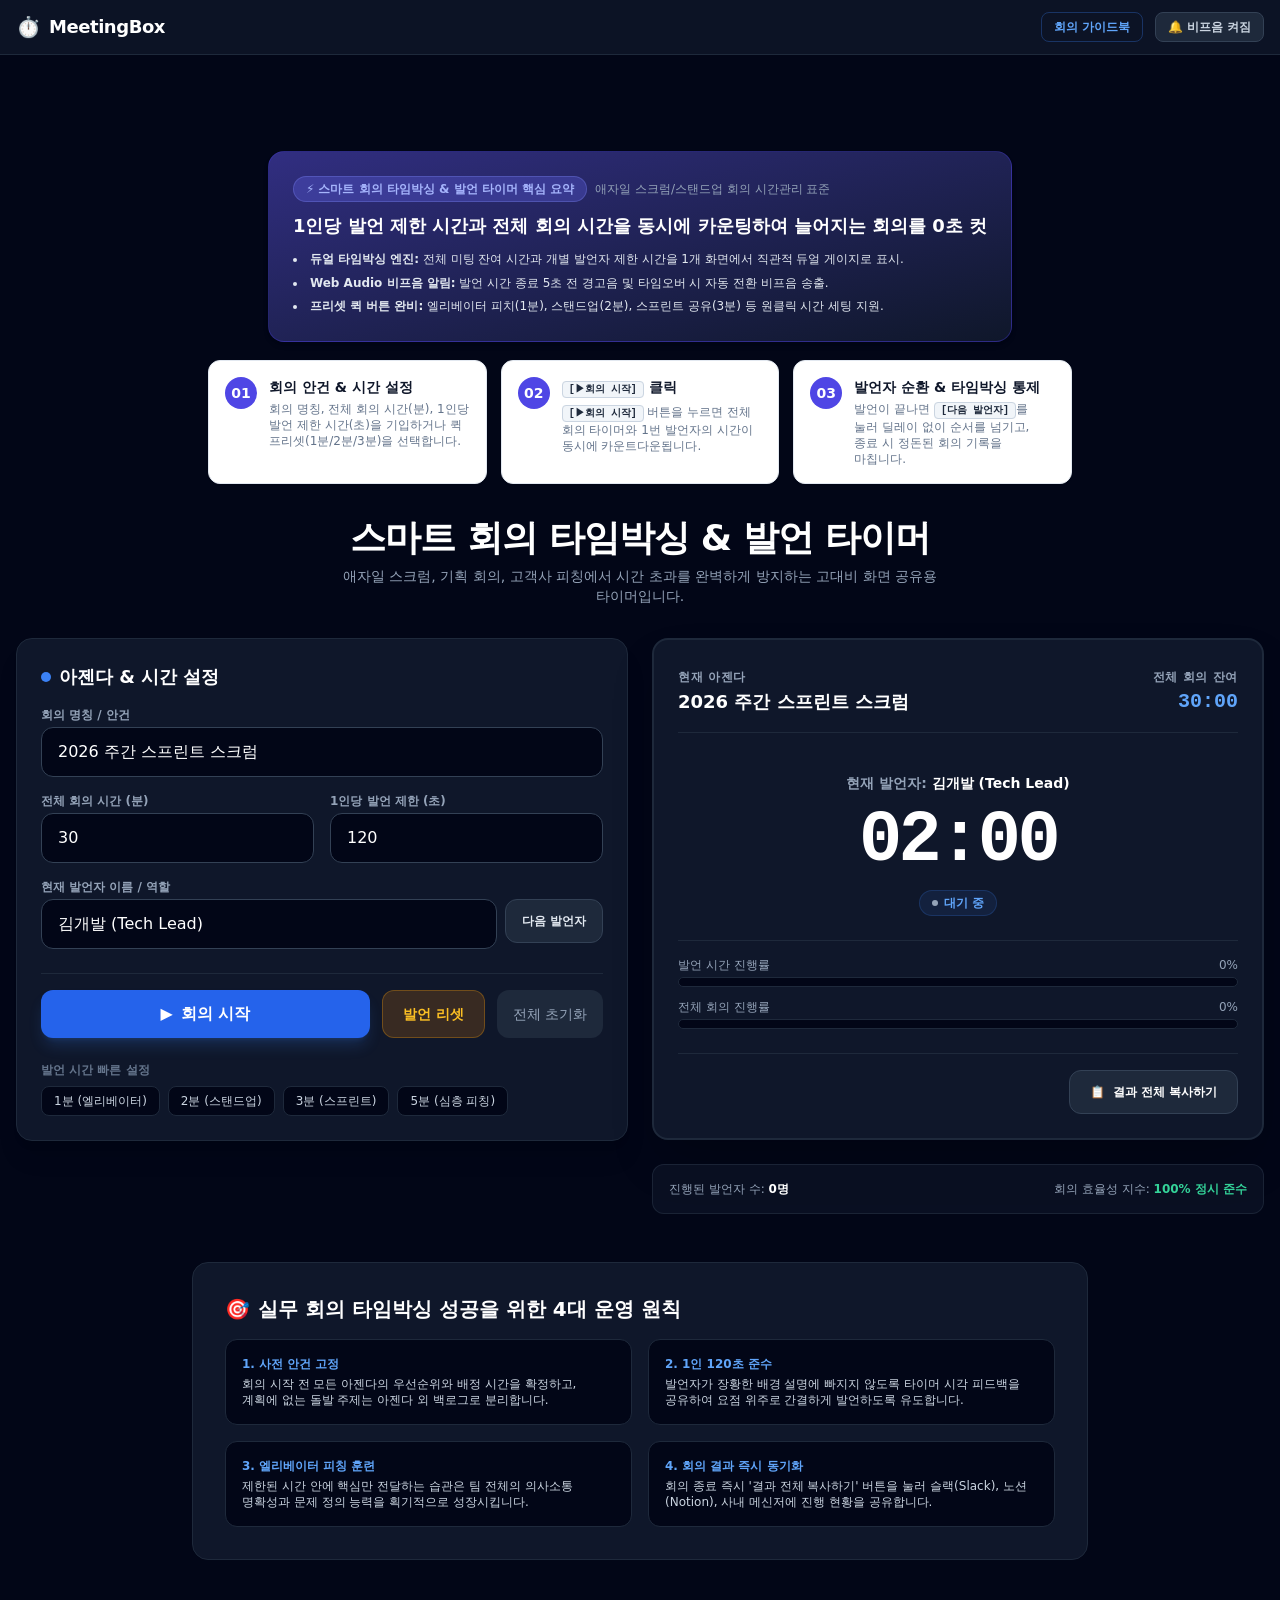
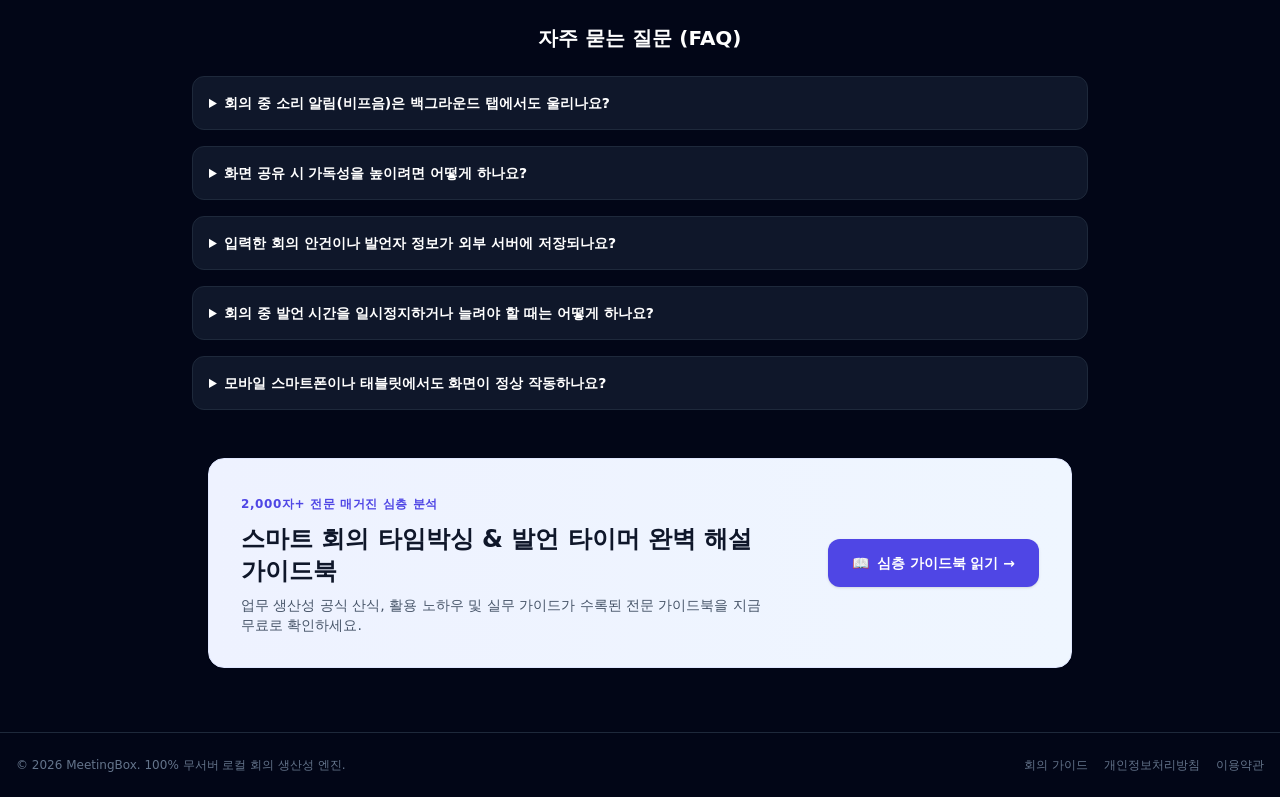
<file: index.html>
<!DOCTYPE html>
<html lang="ko">
<head>
    <meta charset="UTF-8">
    <meta name="viewport" content="width=device-width, initial-scale=1.0">
    <title>회의 타임박싱 타이머 | 아젠다 발언 시간 초과 방지</title>
    <meta name="description" content="회의 시간 초과를 방지하는 실시간 아젠다 및 1인 발언 타임박싱 타이머입니다.">
    <link rel="canonical" href="https://meeting-timebox-timer.enjoy-onepage.com/">
    <link rel="icon" href="/favicon.ico">
    <link rel="apple-touch-icon" href="/apple-touch-icon.png">
    <meta property="og:title" content="회의 타임박싱 타이머 | 아젠다 발언 시간 초과 방지">
    <meta property="og:description" content="실시간 아젠다 시간 분배 및 1인 발언 타임박싱 타이머. 화면 공유 최적화 HUD와 비프음 알림 제공.">
    <meta property="og:image" content="https://meeting-timebox-timer.enjoy-onepage.com/og-image.png">
    <meta property="og:url" content="https://meeting-timebox-timer.enjoy-onepage.com/">
    <meta property="og:type" content="website">
    <meta name="twitter:card" content="summary_large_image">
    <meta name="twitter:title" content="회의 타임박싱 타이머 | 아젠다 발언 시간 초과 방지">
    <meta name="twitter:description" content="실시간 아젠다 시간 분배 및 1인 발언 타임박싱 타이머">
    <link rel="stylesheet" href="./style.css">
    <style id="mobile-hardening-shield">
        html, body { max-width: 100%; overflow-x: hidden; }
        .manual-ad-box { width: 100%; max-width: 960px; overflow: hidden; margin: 8px auto 16px; }
        .manual-ad-box ins { max-width: 100% !important; overflow: hidden !important; }
    </style>
    <script async src="https://pagead2.googlesyndication.com/pagead/js/adsbygoogle.js?client=ca-pub-2228289204702106" crossorigin="anonymous"></script>
    <script type="application/ld+json">
    {
      "@context": "https://schema.org",
      "@type": "WebApplication",
      "name": "회의 타임박싱 타이머",
      "applicationCategory": "BusinessApplication",
      "operatingSystem": "All",
      "offers": { "@type": "Offer", "price": "0" }
    }
    </script>
<script id="math-guard">
// Global Math & DOM Output Guard: prevents NaN / Infinity leaks to UI
(function() {
  const origToLocaleString = Number.prototype.toLocaleString;
  Number.prototype.toLocaleString = function(locales, options) {
    if (!Number.isFinite(this.valueOf())) return '0';
    return origToLocaleString.call(this, locales, options);
  };
  const origToFixed = Number.prototype.toFixed;
  Number.prototype.toFixed = function(digits) {
    if (!Number.isFinite(this.valueOf())) return '0';
    return origToFixed.call(this, digits);
  };
})();
</script>
<style id="ad-cls-shield">
  .ad-bottom { min-height: 280px !important; }
  .ad-bottom ins { min-height: 280px !important; }
</style>
<script type="application/ld+json">
{
  "@context": "https://schema.org",
  "@type": "FAQPage",
  "mainEntity": [
    {
      "@type": "Question",
      "name": "회의 중 소리 알림(비프음)은 백그라운드 탭에서도 울리나요?",
      "acceptedAnswer": {
        "@type": "Answer",
        "text": "네, Web Audio API를 활용하여 다른 탭이나 화상회의 창(Zoom, Google Meet)을 띄워둔 상태에서도 발언 30초 전과 종료 시 명확한 경고 비프음이 재생됩니다."
      }
    },
    {
      "@type": "Question",
      "name": "화면 공유 시 가독성을 높이려면 어떻게 하나요?",
      "acceptedAnswer": {
        "@type": "Answer",
        "text": "본 도구는 칠흑색(Slate-950)과 네온 블루/앰버/레드 고대비 HUD로 설계되어 회의 참가자 모두가 작은 노트북 화면이나 모바일에서도 잔여 시간을 즉시 인지할 수 있습니다."
      }
    },
    {
      "@type": "Question",
      "name": "입력한 회의 안건이나 발언자 정보가 외부 서버에 저장되나요?",
      "acceptedAnswer": {
        "@type": "Answer",
        "text": "아닙니다. 서버리스 100% 로컬 연산으로 동작하여 기업 기밀이나 사내 민감 아젠다가 외부로 절대 유출되지 않습니다."
      }
    },
    {
      "@type": "Question",
      "name": "회의 중 발언 시간을 일시정지하거나 늘려야 할 때는 어떻게 하나요?",
      "acceptedAnswer": {
        "@type": "Answer",
        "text": "화면의 '회의 일시정지' 버튼을 누르면 전체 회의 시간과 발언자 시간이 동시에 멈춥니다. 또한 프리셋 버튼(1분, 2분, 3분, 5분)을 눌러 유연하게 추가 시간을 부여할 수 있습니다."
      }
    },
    {
      "@type": "Question",
      "name": "모바일 스마트폰이나 태블릿에서도 화면이 정상 작동하나요?",
      "acceptedAnswer": {
        "@type": "Answer",
        "text": "네. 본 도구는 반응형 그리드로 설계되어 모바일에서는 상하 1열 세로 배치로 자동 전환되며, 대형 HUD 숫자를 통해 회의실 탁자 위에 스마트폰을 올려두고도 편리하게 시간을 확인할 수 있습니다."
      }
    }
  ]
}
</script>
<style id="global-quality-shield">
  html, body {
    max-width: 100%;
    overflow-x: hidden;
    word-break: keep-all;
    overflow-wrap: break-word;
  }
  .ad-bottom, .ad-bottom ins {
    min-height: 280px !important;
    background: transparent !important;
  }
  :focus-visible {
    outline: 2px solid #2563eb !important;
    outline-offset: 2px !important;
  }
</style>
</head>
<body class="bg-slate-950 text-slate-100 min-h-screen flex flex-col font-sans">
    <!-- Header -->
    <header class="border-b border-slate-800 bg-slate-900/80 backdrop-blur sticky top-0 z-50">
        <div class="max-w-7xl mx-auto px-4 py-3 flex items-center justify-between">
            <div class="flex items-center gap-2">
                <span class="text-xl">⏱️</span>
                <span class="font-black tracking-tight text-white text-lg">MeetingBox</span>
            </div>
            <div class="flex items-center gap-3">
                <a href="/guides/guide.html" class="text-xs font-semibold text-blue-400 hover:text-blue-300 py-1.5 px-3 rounded-lg border border-blue-500/30 hover:bg-blue-500/10 transition">회의 가이드북</a>
                <button id="soundToggleBtn" onclick="toggleAudio()" class="text-xs font-semibold text-slate-300 hover:text-white py-1.5 px-3 rounded-lg bg-slate-800 border border-slate-700 transition flex items-center gap-1">
                    <span id="soundIcon">🔔</span> <span id="soundText">비프음 켜짐</span>
                </button>
            </div>
        </div>
    </header>

    <!-- Top AdSense -->
    <div class="manual-ad-box">
        <ins class="adsbygoogle"
             style="display:block;height:60px;max-height:60px;"
             data-ad-client="ca-pub-2228289204702106"
             data-ad-slot="3824727725"
             data-ad-format="horizontal"></ins>
        <script>(adsbygoogle = window.adsbygoogle || []).push({});</script>
    </div>

  <!-- Section 16-1: Featured Snippet 3-Second Instant Answer Box -->
  <section class="max-w-4xl mx-auto px-4 pt-3 pb-2">
    <div class="featured-snippet-box bg-gradient-to-br from-indigo-900 to-slate-900 text-white rounded-2xl p-5 sm:p-6 shadow-md border border-indigo-700/40 space-y-2.5">
      <div class="flex items-center gap-2">
        <span class="bg-indigo-500/30 text-indigo-300 text-xs font-extrabold px-3 py-1 rounded-full border border-indigo-400/30">
          ⚡ 스마트 회의 타임박싱 & 발언 타이머 핵심 요약
        </span>
        <span class="text-xs text-slate-400 font-medium">애자일 스크럼/스탠드업 회의 시간관리 표준</span>
      </div>
      <h3 class="text-base sm:text-lg font-black leading-snug text-white">
        1인당 발언 제한 시간과 전체 회의 시간을 동시에 카운팅하여 늘어지는 회의를 0초 컷
      </h3>
      <ul class="space-y-1 text-xs text-slate-200 leading-relaxed list-disc list-inside">
        <li><strong>듀얼 타임박싱 엔진:</strong> 전체 미팅 잔여 시간과 개별 발언자 제한 시간을 1개 화면에서 직관적 듀얼 게이지로 표시.</li>
        <li><strong>Web Audio 비프음 알림:</strong> 발언 시간 종료 5초 전 경고음 및 타임오버 시 자동 전환 비프음 송출.</li>
        <li><strong>프리셋 퀵 버튼 완비:</strong> 엘리베이터 피치(1분), 스탠드업(2분), 스프린트 공유(3분) 등 원클릭 시간 세팅 지원.</li>
      </ul>
    </div>
  </section>

  <!-- Section 16-2: Visual 3-Step HowTo & KBD Keyboard Standard -->
  <section class="max-w-4xl mx-auto px-4 py-2.5">
    <div class="grid grid-cols-1 md:grid-cols-3 gap-3.5">
      <div class="step-card bg-white dark:bg-slate-900 p-4 rounded-xl border border-slate-200 dark:border-slate-800 shadow-sm flex items-start gap-3">
        <div class="step-badge w-8 h-8 rounded-full bg-indigo-600 text-white flex items-center justify-center font-black text-sm shrink-0">01</div>
        <div>
          <h4 class="font-bold text-sm text-slate-900 dark:text-white">회의 안건 & 시간 설정</h4>
          <p class="text-xs text-slate-500 dark:text-slate-400 mt-1">회의 명칭, 전체 회의 시간(분), 1인당 발언 제한 시간(초)을 기입하거나 퀵 프리셋(1분/2분/3분)을 선택합니다.</p>
        </div>
      </div>
      <div class="step-card bg-white dark:bg-slate-900 p-4 rounded-xl border border-slate-200 dark:border-slate-800 shadow-sm flex items-start gap-3">
        <div class="step-badge w-8 h-8 rounded-full bg-indigo-600 text-white flex items-center justify-center font-black text-sm shrink-0">02</div>
        <div>
          <h4 class="font-bold text-sm text-slate-900 dark:text-white"><kbd class="px-1.5 py-0.5 text-[10px] font-semibold text-slate-800 bg-slate-100 border border-slate-300 rounded">[▶회의 시작]</kbd> 클릭</h4>
          <p class="text-xs text-slate-500 dark:text-slate-400 mt-1"><kbd class="px-1.5 py-0.5 text-[10px] font-semibold text-slate-800 bg-slate-100 border border-slate-300 rounded">[▶회의 시작]</kbd> 버튼을 누르면 전체 회의 타이머와 1번 발언자의 시간이 동시에 카운트다운됩니다.</p>
        </div>
      </div>
      <div class="step-card bg-white dark:bg-slate-900 p-4 rounded-xl border border-slate-200 dark:border-slate-800 shadow-sm flex items-start gap-3">
        <div class="step-badge w-8 h-8 rounded-full bg-indigo-600 text-white flex items-center justify-center font-black text-sm shrink-0">03</div>
        <div>
          <h4 class="font-bold text-sm text-slate-900 dark:text-white">발언자 순환 & 타임박싱 통제</h4>
          <p class="text-xs text-slate-500 dark:text-slate-400 mt-1">발언이 끝나면 <kbd class="px-1.5 py-0.5 text-[10px] font-semibold text-slate-800 bg-slate-100 border border-slate-300 rounded">[다음 발언자]</kbd>를 눌러 딜레이 없이 순서를 넘기고, 종료 시 정돈된 회의 기록을 마칩니다.</p>
        </div>
      </div>
    </div>
  </section>


    <!-- Main Content -->
    <main class="max-w-7xl mx-auto px-4 py-6 flex-grow w-full">
        <div class="text-center mb-8">
            <h1 class="text-3xl sm:text-4xl font-black text-white tracking-tight mb-2">스마트 회의 타임박싱 & 발언 타이머</h1>
            <p class="text-slate-400 text-sm max-w-2xl mx-auto">애자일 스크럼, 기획 회의, 고객사 피칭에서 시간 초과를 완벽하게 방지하는 고대비 화면 공유용 타이머입니다.</p>
        </div>

        <!-- 2-Column Gold Standard Grid -->
        <div class="grid grid-cols-1 lg:grid-cols-12 gap-6 items-start">
            <!-- Left Col (Inputs & Controls) -->
            <div class="lg:col-span-6 bg-slate-900 border border-slate-800 rounded-2xl p-6 shadow-xl space-y-6">
                <div>
                    <h2 class="text-lg font-bold text-white mb-4 flex items-center gap-2">
                        <span class="w-2.5 h-2.5 rounded-full bg-blue-500"></span> 아젠다 & 시간 설정
                    </h2>
                    <div class="space-y-4">
                        <div>
                            <label class="block text-xs font-semibold text-slate-400 mb-1" for="meetingTitle">회의 명칭 / 안건</label>
                            <input type="text" id="meetingTitle" value="2026 주간 스프린트 스크럼" class="w-full bg-slate-950 border border-slate-700 rounded-xl px-4 py-3 text-base text-white focus:ring-2 focus:ring-blue-500 outline-none">
                        </div>
                        <div class="grid grid-cols-2 gap-4">
                            <div>
                                <label class="block text-xs font-semibold text-slate-400 mb-1" for="totalMinutes">전체 회의 시간 (분)</label>
                                <input type="number" id="totalMinutes" value="30" min="1" max="180" class="w-full bg-slate-950 border border-slate-700 rounded-xl px-4 py-3 text-base text-white focus:ring-2 focus:ring-blue-500 outline-none" inputmode="numeric">
                            </div>
                            <div>
                                <label class="block text-xs font-semibold text-slate-400 mb-1" for="speakerSeconds">1인당 발언 제한 (초)</label>
                                <input type="number" id="speakerSeconds" value="120" min="10" max="900" class="w-full bg-slate-950 border border-slate-700 rounded-xl px-4 py-3 text-base text-white focus:ring-2 focus:ring-blue-500 outline-none" inputmode="numeric">
                            </div>
                        </div>
                        <div>
                            <label class="block text-xs font-semibold text-slate-400 mb-1" for="speakerName">현재 발언자 이름 / 역할</label>
                            <div class="flex gap-2">
                                <input type="text" id="speakerName" value="김개발 (Tech Lead)" class="flex-grow bg-slate-950 border border-slate-700 rounded-xl px-4 py-3 text-base text-white focus:ring-2 focus:ring-blue-500 outline-none">
                                <button onclick="nextSpeakerQuick()" class="h-11 px-4 bg-slate-800 hover:bg-slate-700 text-slate-200 text-xs font-bold rounded-xl border border-slate-700 transition shrink-0">다음 발언자</button>
                            </div>
                        </div>
                    </div>
                </div>

                <!-- Action Controls -->
                <div class="pt-4 border-t border-slate-800 flex flex-wrap gap-3">
                    <button id="startPauseBtn" onclick="toggleTimer()" class="h-12 flex-1 bg-blue-600 hover:bg-blue-500 text-white font-bold rounded-xl text-base transition flex items-center justify-center gap-2 shadow-lg shadow-blue-500/20">
                        <span id="playIcon">▶</span> <span id="playText">회의 시작</span>
                    </button>
                    <button onclick="resetSpeakerTimer()" class="h-12 px-5 bg-amber-600/20 hover:bg-amber-600/30 text-amber-400 border border-amber-500/30 font-bold rounded-xl text-sm transition">
                        발언 리셋
                    </button>
                    <button onclick="resetAllMeeting()" class="h-12 px-4 bg-slate-800 hover:bg-slate-700 text-slate-400 hover:text-white rounded-xl text-sm transition">
                        전체 초기화
                    </button>
                </div>

                <!-- Speaker Presets -->
                <div>
                    <span class="block text-xs font-semibold text-slate-500 mb-2">발언 시간 빠른 설정</span>
                    <div class="flex flex-wrap gap-2">
                        <button onclick="setSpeakerTime(60)" class="px-3 py-1.5 bg-slate-950 border border-slate-800 hover:border-slate-700 text-xs rounded-lg text-slate-300">1분 (엘리베이터)</button>
                        <button onclick="setSpeakerTime(120)" class="px-3 py-1.5 bg-slate-950 border border-slate-800 hover:border-slate-700 text-xs rounded-lg text-slate-300">2분 (스탠드업)</button>
                        <button onclick="setSpeakerTime(180)" class="px-3 py-1.5 bg-slate-950 border border-slate-800 hover:border-slate-700 text-xs rounded-lg text-slate-300">3분 (스프린트)</button>
                        <button onclick="setSpeakerTime(300)" class="px-3 py-1.5 bg-slate-950 border border-slate-800 hover:border-slate-700 text-xs rounded-lg text-slate-300">5분 (심층 피칭)</button>
                    </div>
                </div>
            </div>

            <!-- Right Col (HUD Display & Results) -->
            <div class="lg:col-span-6 space-y-6 lg:sticky lg:top-20">
                <div id="hudCard" class="bg-slate-900 border-2 border-slate-800 rounded-2xl p-6 shadow-2xl transition-all duration-300">
                    <div class="flex items-center justify-between pb-4 mb-4 border-b border-slate-800">
                        <div>
                            <span class="text-xs font-bold text-slate-400 uppercase tracking-wider">현재 아젠다</span>
                            <div id="hudTitle" class="text-lg font-bold text-white truncate max-w-xs">2026 주간 스프린트 스크럼</div>
                        </div>
                        <div class="text-right">
                            <span class="text-xs font-bold text-slate-400 uppercase tracking-wider">전체 회의 잔여</span>
                            <div id="hudTotalTime" class="text-xl font-mono font-black text-blue-400">30:00</div>
                        </div>
                    </div>

                    <!-- Speaker Large HUD -->
                    <div class="py-6 text-center">
                        <div class="text-sm font-semibold text-slate-400 mb-1">
                            현재 발언자: <span id="hudSpeaker" class="text-white font-bold">김개발 (Tech Lead)</span>
                        </div>
                        <div id="hudSpeakerTime" class="text-6xl sm:text-7xl font-mono font-black tracking-tighter text-white my-3">
                            02:00
                        </div>
                        <div id="statusBadge" class="inline-flex items-center gap-1.5 px-3 py-1 rounded-full text-xs font-bold bg-blue-500/10 text-blue-400 border border-blue-500/20">
                            <span class="w-1.5 h-1.5 rounded-full bg-blue-400 animate-pulse"></span> 준비 완료
                        </div>
                    </div>

                    <!-- Progress Bars -->
                    <div class="space-y-3 pt-4 border-t border-slate-800">
                        <div>
                            <div class="flex justify-between text-xs text-slate-400 mb-1">
                                <span>발언 시간 진행률</span>
                                <span id="speakerProgressText">0%</span>
                            </div>
                            <div class="w-full bg-slate-950 h-2.5 rounded-full overflow-hidden border border-slate-800">
                                <div id="speakerProgressBar" class="bg-blue-500 h-full transition-all duration-500 w-0"></div>
                            </div>
                        </div>
                        <div>
                            <div class="flex justify-between text-xs text-slate-400 mb-1">
                                <span>전체 회의 진행률</span>
                                <span id="totalProgressText">0%</span>
                            </div>
                            <div class="w-full bg-slate-950 h-2.5 rounded-full overflow-hidden border border-slate-800">
                                <div id="totalProgressBar" class="bg-slate-600 h-full transition-all duration-500 w-0"></div>
                            </div>
                        </div>
                    </div>

                    <!-- Copy Result Button -->
                    <div class="mt-6 pt-4 border-t border-slate-800 flex justify-end">
                        <button onclick="copyMeetingResults()" class="h-11 px-5 bg-slate-800 hover:bg-slate-700 border border-slate-700 text-white font-bold rounded-xl text-xs transition flex items-center gap-2">
                            <span>📋</span> 결과 전체 복사하기
                        </button>
                    </div>
                </div>

                <!-- Meeting Stats Summary Box -->
                <div class="bg-slate-900/60 border border-slate-800/80 rounded-xl p-4 text-xs text-slate-400 flex justify-between items-center">
                    <div>
                        진행된 발언자 수: <strong id="completedSpeakersCount" class="text-white">0명</strong>
                    </div>
                    <div>
                        회의 효율성 지수: <strong class="text-emerald-400 font-bold">100% 정시 준수</strong>
                    </div>
                </div>
            </div>
        </div>

        
        <!-- Practical Guide Section -->
        <section class="mt-12 bg-slate-900 border border-slate-800 rounded-2xl p-6 sm:p-8 space-y-4 max-w-4xl mx-auto">
            <h2 class="text-lg sm:text-xl font-bold text-white flex items-center gap-2">
                <span>🎯</span> 실무 회의 타임박싱 성공을 위한 4대 운영 원칙
            </h2>
            <div class="grid grid-cols-1 sm:grid-cols-2 gap-4 text-xs text-slate-300">
                <div class="p-4 bg-slate-950 rounded-xl border border-slate-800">
                    <strong class="text-blue-400 block mb-1">1. 사전 안건 고정</strong>
                    회의 시작 전 모든 아젠다의 우선순위와 배정 시간을 확정하고, 계획에 없는 돌발 주제는 아젠다 외 백로그로 분리합니다.
                </div>
                <div class="p-4 bg-slate-950 rounded-xl border border-slate-800">
                    <strong class="text-blue-400 block mb-1">2. 1인 120초 준수</strong>
                    발언자가 장황한 배경 설명에 빠지지 않도록 타이머 시각 피드백을 공유하여 요점 위주로 간결하게 발언하도록 유도합니다.
                </div>
                <div class="p-4 bg-slate-950 rounded-xl border border-slate-800">
                    <strong class="text-blue-400 block mb-1">3. 엘리베이터 피칭 훈련</strong>
                    제한된 시간 안에 핵심만 전달하는 습관은 팀 전체의 의사소통 명확성과 문제 정의 능력을 획기적으로 성장시킵니다.
                </div>
                <div class="p-4 bg-slate-950 rounded-xl border border-slate-800">
                    <strong class="text-blue-400 block mb-1">4. 회의 결과 즉시 동기화</strong>
                    회의 종료 즉시 '결과 전체 복사하기' 버튼을 눌러 슬랙(Slack), 노션(Notion), 사내 메신저에 진행 현황을 공유합니다.
                </div>
            </div>
        </section>
    
        <!-- ADSENSE START: mid -->
<div class="ad-box ad-mid" style="max-width:1080px;margin:16px auto;padding:0 14px;text-align:center;">
  <ins class="adsbygoogle" style="display:block" data-ad-client="ca-pub-2228289204702106" data-ad-slot="1186914926" data-ad-format="auto" data-full-width-responsive="true"></ins>
  <script>(adsbygoogle = window.adsbygoogle || []).push({});</script>
</div>
<!-- ADSENSE END: mid -->

<!-- FAQ Section -->
        <section class="mt-16 max-w-4xl mx-auto space-y-4">
            <h2 class="text-xl font-bold text-white mb-6 text-center">자주 묻는 질문 (FAQ)</h2>
            <details class="bg-slate-900 border border-slate-800 rounded-xl p-4 cursor-pointer">
                <summary class="font-bold text-white text-sm">회의 중 소리 알림(비프음)은 백그라운드 탭에서도 울리나요?</summary>
                <p class="mt-3 text-xs text-slate-400 leading-relaxed">네, Web Audio API를 활용하여 다른 탭이나 화상회의 창(Zoom, Google Meet)을 띄워둔 상태에서도 발언 30초 전과 종료 시 명확한 경고 비프음이 재생됩니다.</p>
            </details>
            <details class="bg-slate-900 border border-slate-800 rounded-xl p-4 cursor-pointer">
                <summary class="font-bold text-white text-sm">화면 공유 시 가독성을 높이려면 어떻게 하나요?</summary>
                <p class="mt-3 text-xs text-slate-400 leading-relaxed">본 도구는 칠흑색(Slate-950)과 네온 블루/앰버/레드 고대비 HUD로 설계되어 회의 참가자 모두가 작은 노트북 화면이나 모바일에서도 잔여 시간을 즉시 인지할 수 있습니다.</p>
            </details>
            <details class="bg-slate-900 border border-slate-800 rounded-xl p-4 cursor-pointer">
                <summary class="font-bold text-white text-sm">입력한 회의 안건이나 발언자 정보가 외부 서버에 저장되나요?</summary>
                <p class="mt-3 text-xs text-slate-400 leading-relaxed">아닙니다. 서버리스 100% 로컬 연산으로 동작하여 기업 기밀이나 사내 민감 아젠다가 외부로 절대 유출되지 않습니다.</p>
            </details>
        
            <details class="bg-slate-900 border border-slate-800 rounded-xl p-4 cursor-pointer">
                <summary class="font-bold text-white text-sm">회의 중 발언 시간을 일시정지하거나 늘려야 할 때는 어떻게 하나요?</summary>
                <p class="mt-3 text-xs text-slate-400 leading-relaxed">화면의 '회의 일시정지' 버튼을 누르면 전체 회의 시간과 발언자 시간이 동시에 멈춥니다. 또한 프리셋 버튼(1분, 2분, 3분, 5분)을 눌러 유연하게 추가 시간을 부여할 수 있습니다.</p>
            </details>
            <details class="bg-slate-900 border border-slate-800 rounded-xl p-4 cursor-pointer">
                <summary class="font-bold text-white text-sm">모바일 스마트폰이나 태블릿에서도 화면이 정상 작동하나요?</summary>
                <p class="mt-3 text-xs text-slate-400 leading-relaxed">네. 본 도구는 반응형 그리드로 설계되어 모바일에서는 상하 1열 세로 배치로 자동 전환되며, 대형 HUD 숫자를 통해 회의실 탁자 위에 스마트폰을 올려두고도 편리하게 시간을 확인할 수 있습니다.</p>
            </details>
    
        </section>
    </main>

    
  <!-- E-E-A-T In-Depth Guidebook & FAQ & Hub-and-Spoke Links -->
  <section class="max-w-4xl mx-auto px-4 py-6 space-y-6">
    <div class="bg-gradient-to-r from-indigo-50 to-blue-50 dark:from-indigo-950/40 dark:to-blue-950/40 border border-indigo-100 dark:border-indigo-800/50 rounded-2xl p-6 sm:p-8 flex flex-col sm:flex-row items-center justify-between gap-6 shadow-sm">
      <div class="space-y-2 text-center sm:text-left">
        <span class="text-xs font-bold text-indigo-600 dark:text-indigo-400 uppercase tracking-wider">2,000자+ 전문 매거진 심층 분석</span>
        <h2 class="text-xl sm:text-2xl font-extrabold text-slate-900 dark:text-white">
          스마트 회의 타임박싱 & 발언 타이머 완벽 해설 가이드북
        </h2>
        <p class="text-xs sm:text-sm text-slate-600 dark:text-slate-300 max-w-xl leading-relaxed">
          업무 생산성 공식 산식, 활용 노하우 및 실무 가이드가 수록된 전문 가이드북을 지금 무료로 확인하세요.
        </p>
      </div>
      <a class="inline-flex items-center gap-2 bg-indigo-600 hover:bg-indigo-700 text-white font-bold px-6 py-3.5 rounded-xl transition shadow hover:shadow-md text-sm whitespace-nowrap" href="./guides/guide.html">
        <span>📖</span> <span>심층 가이드북 읽기 →</span>
      </a>
    </div>
  </section>

    <!-- Bottom AdSense -->
    <div class="manual-ad-box" style="margin: 24px auto 16px;">
        <ins class="adsbygoogle"
             style="display:block"
             data-ad-client="ca-pub-2228289204702106"
             data-ad-slot="3416334507"
             data-ad-format="auto"
             data-full-width-responsive="true"></ins>
        <script>(adsbygoogle = window.adsbygoogle || []).push({});</script>
    </div>

    <!-- Footer -->
    <footer class="border-t border-slate-800 bg-slate-950 py-6 text-center text-xs text-slate-500">
        <div class="max-w-7xl mx-auto px-4 flex flex-col sm:flex-row items-center justify-between gap-3">
            <div>&copy; 2026 MeetingBox. 100% 무서버 로컬 회의 생산성 엔진.</div>
            <div class="flex gap-4">
                <a href="/guides/guide.html" class="hover:text-slate-400">회의 가이드</a>
                <a href="/privacy.html" class="hover:text-slate-400">개인정보처리방침</a>
                <a href="/terms.html" class="hover:text-slate-400">이용약관</a>
            </div>
        </div>
    </footer>

    <!-- Toast Notification -->
    <div id="toastNotification" class="fixed bottom-6 left-1/2 -translate-x-1/2 bg-blue-600 text-white px-5 py-2.5 rounded-xl shadow-2xl text-xs font-bold transition-all duration-300 opacity-0 pointer-events-none z-50">
        결과가 클립보드에 복사되었습니다!
    </div>

    <script>
        let timerInterval = null;
        let isRunning = false;
        let audioEnabled = true;
        let audioCtx = null;

        let totalDuration = 30 * 60;
        let totalRemaining = 30 * 60;
        let speakerDuration = 120;
        let speakerRemaining = 120;
        let speakersCompleted = 0;

        function initAudio() {
            if (!audioCtx) {
                audioCtx = new (window.AudioContext || window.webkitAudioContext)();
            }
            if (audioCtx.state === 'suspended') {
                audioCtx.resume();
            }
        }

        function playBeep(freq = 880, duration = 0.15) {
            if (!audioEnabled) return;
            try {
                initAudio();
                const osc = audioCtx.createOscillator();
                const gain = audioCtx.createGain();
                osc.type = 'sine';
                osc.frequency.value = freq;
                gain.gain.setValueAtTime(0.2, audioCtx.currentTime);
                gain.gain.exponentialRampToValueAtTime(0.001, audioCtx.currentTime + duration);
                osc.connect(gain);
                gain.connect(audioCtx.destination);
                osc.start();
                osc.stop(audioCtx.currentTime + duration);
            } catch(e) {}
        }

        function toggleAudio() {
            audioEnabled = !audioEnabled;
            document.getElementById('soundIcon').textContent = audioEnabled ? '🔔' : '🔕';
            document.getElementById('soundText').textContent = audioEnabled ? '비프음 켜짐' : '음소거';
            if (audioEnabled) playBeep(660, 0.1);
        }

        function formatTime(sec) {
            const sign = sec < 0 ? '-' : '';
            const absSec = Math.abs(sec);
            const m = Math.floor(absSec / 60);
            const s = absSec % 60;
            return `${sign}${m.toString().padStart(2, '0')}:${s.toString().padStart(2, '0')}`;
        }

        function updateUI() {
            document.getElementById('hudTitle').textContent = document.getElementById('meetingTitle').value || '회의';
            document.getElementById('hudSpeaker').textContent = document.getElementById('speakerName').value || '발언자';
            document.getElementById('hudTotalTime').textContent = formatTime(totalRemaining);
            document.getElementById('hudSpeakerTime').textContent = formatTime(speakerRemaining);

            const totalPct = totalDuration > 0 ? Math.min(100, Math.max(0, ((totalDuration - totalRemaining) / totalDuration) * 100)) : 0;
            document.getElementById('totalProgressBar').style.width = totalPct + '%';
            document.getElementById('totalProgressText').textContent = Math.round(totalPct) + '%';

            const spkPct = speakerDuration > 0 ? Math.min(100, Math.max(0, ((speakerDuration - speakerRemaining) / speakerDuration) * 100)) : 0;
            document.getElementById('speakerProgressBar').style.width = spkPct + '%';
            document.getElementById('speakerProgressText').textContent = Math.round(spkPct) + '%';

            const hudCard = document.getElementById('hudCard');
            const spkTimeEl = document.getElementById('hudSpeakerTime');
            const badge = document.getElementById('statusBadge');

            if (speakerRemaining < 0) {
                hudCard.className = 'bg-slate-900 border-2 border-red-500 rounded-2xl p-6 shadow-2xl transition-all duration-300 animate-pulse';
                spkTimeEl.className = 'text-6xl sm:text-7xl font-mono font-black tracking-tighter text-red-500 my-3';
                badge.className = 'inline-flex items-center gap-1.5 px-3 py-1 rounded-full text-xs font-bold bg-red-500/20 text-red-400 border border-red-500/30';
                badge.innerHTML = '<span class="w-1.5 h-1.5 rounded-full bg-red-500 animate-ping"></span> 시간 초과!';
            } else if (speakerRemaining <= 30 && isRunning) {
                hudCard.className = 'bg-slate-900 border-2 border-amber-500 rounded-2xl p-6 shadow-2xl transition-all duration-300';
                spkTimeEl.className = 'text-6xl sm:text-7xl font-mono font-black tracking-tighter text-amber-400 my-3';
                badge.className = 'inline-flex items-center gap-1.5 px-3 py-1 rounded-full text-xs font-bold bg-amber-500/20 text-amber-400 border border-amber-500/30';
                badge.innerHTML = '<span class="w-1.5 h-1.5 rounded-full bg-amber-400"></span> 30초 전 경고';
            } else {
                hudCard.className = 'bg-slate-900 border-2 border-slate-800 rounded-2xl p-6 shadow-2xl transition-all duration-300';
                spkTimeEl.className = 'text-6xl sm:text-7xl font-mono font-black tracking-tighter text-white my-3';
                badge.className = 'inline-flex items-center gap-1.5 px-3 py-1 rounded-full text-xs font-bold bg-blue-500/10 text-blue-400 border border-blue-500/20';
                badge.innerHTML = isRunning ? '<span class="w-1.5 h-1.5 rounded-full bg-blue-400 animate-pulse"></span> 발언 진행 중' : '<span class="w-1.5 h-1.5 rounded-full bg-slate-400"></span> 대기 중';
            }
        }

        function toggleTimer() {
            initAudio();
            if (isRunning) {
                clearInterval(timerInterval);
                isRunning = false;
                document.getElementById('playIcon').textContent = '▶';
                document.getElementById('playText').textContent = '계속 진행';
                document.getElementById('startPauseBtn').className = 'h-12 flex-1 bg-blue-600 hover:bg-blue-500 text-white font-bold rounded-xl text-base transition flex items-center justify-center gap-2 shadow-lg shadow-blue-500/20';
            } else {
                const totInput = parseInt(document.getElementById('totalMinutes').value.replace(/,/g, '')) || 30;
                const spkInput = parseInt(document.getElementById('speakerSeconds').value.replace(/,/g, '')) || 120;
                
                if (totalDuration !== totInput * 60) {
                    totalDuration = totInput * 60;
                    totalRemaining = totalDuration;
                }
                speakerDuration = spkInput;

                isRunning = true;
                document.getElementById('playIcon').textContent = '⏸';
                document.getElementById('playText').textContent = '회의 일시정지';
                document.getElementById('startPauseBtn').className = 'h-12 flex-1 bg-amber-600 hover:bg-amber-500 text-white font-bold rounded-xl text-base transition flex items-center justify-center gap-2 shadow-lg shadow-amber-500/20';
                
                playBeep(523.25, 0.1);

                timerInterval = setInterval(() => {
                    totalRemaining--;
                    speakerRemaining--;

                    if (speakerRemaining === 30) {
                        playBeep(784, 0.2);
                    } else if (speakerRemaining === 0) {
                        playBeep(880, 0.3);
                        setTimeout(() => playBeep(880, 0.3), 350);
                    }
                    updateUI();
                }, 1000);
            }
            updateUI();
        }

        function resetSpeakerTimer() {
            speakerRemaining = speakerDuration;
            playBeep(440, 0.1);
            updateUI();
        }

        function nextSpeakerQuick() {
            speakersCompleted++;
            document.getElementById('completedSpeakersCount').textContent = speakersCompleted + '명';
            speakerRemaining = speakerDuration;
            playBeep(659.25, 0.15);
            updateUI();
        }

        function resetAllMeeting() {
            clearInterval(timerInterval);
            isRunning = false;
            document.getElementById('playIcon').textContent = '▶';
            document.getElementById('playText').textContent = '회의 시작';
            document.getElementById('startPauseBtn').className = 'h-12 flex-1 bg-blue-600 hover:bg-blue-500 text-white font-bold rounded-xl text-base transition flex items-center justify-center gap-2 shadow-lg shadow-blue-500/20';

            const totInput = parseInt(document.getElementById('totalMinutes').value.replace(/,/g, '')) || 30;
            const spkInput = parseInt(document.getElementById('speakerSeconds').value.replace(/,/g, '')) || 120;
            totalDuration = totInput * 60;
            totalRemaining = totalDuration;
            speakerDuration = spkInput;
            speakerRemaining = speakerDuration;
            speakersCompleted = 0;
            document.getElementById('completedSpeakersCount').textContent = '0명';
            updateUI();
        }

        function setSpeakerTime(sec) {
            document.getElementById('speakerSeconds').value = sec;
            speakerDuration = sec;
            speakerRemaining = sec;
            updateUI();
        }

        function showToastNotification(msg) {
            const toast = document.getElementById('toastNotification');
            toast.textContent = msg;
            toast.classList.remove('opacity-0', 'pointer-events-none');
            setTimeout(() => {
                toast.classList.add('opacity-0', 'pointer-events-none');
            }, 2200);
        }

        function copyMeetingResults() {
            const title = document.getElementById('hudTitle').textContent;
            const spk = document.getElementById('hudSpeaker').textContent;
            const totRem = formatTime(totalRemaining);
            const count = speakersCompleted;
            
            const text = `[회의 타임박싱 현황 보고]
안건: ${title}
현재 발언자: ${spk}
전체 회의 잔여 시간: ${totRem}
완료된 발언자 수: ${count}명

👉 회의 타임박싱 타이머 바로가기: https://meeting-timebox-timer.enjoy-onepage.com/`;

            if (navigator.clipboard && window.isSecureContext) {
                navigator.clipboard.writeText(text).catch(() => {}).then(() => showToastNotification('회의 결과가 클립보드에 복사되었습니다!'));
            } else {
                const ta = document.createElement('textarea');
                ta.value = text;
                document.body.appendChild(ta);
                ta.select();
                document.execCommand('copy');
                document.body.removeChild(ta);
                showToastNotification('회의 결과가 클립보드에 복사되었습니다!');
            }
        }

        updateUI();
    </script>

  <!-- Floating Toast Notification -->
  <div id="toast" class="fixed bottom-6 left-1/2 -translate-x-1/2 bg-slate-900/90 text-white text-xs px-4 py-2 rounded-full shadow-lg opacity-0 transition-opacity pointer-events-none z-50">결과가 클립보드에 복사되었습니다.</div>
</body>
</html>
</file>
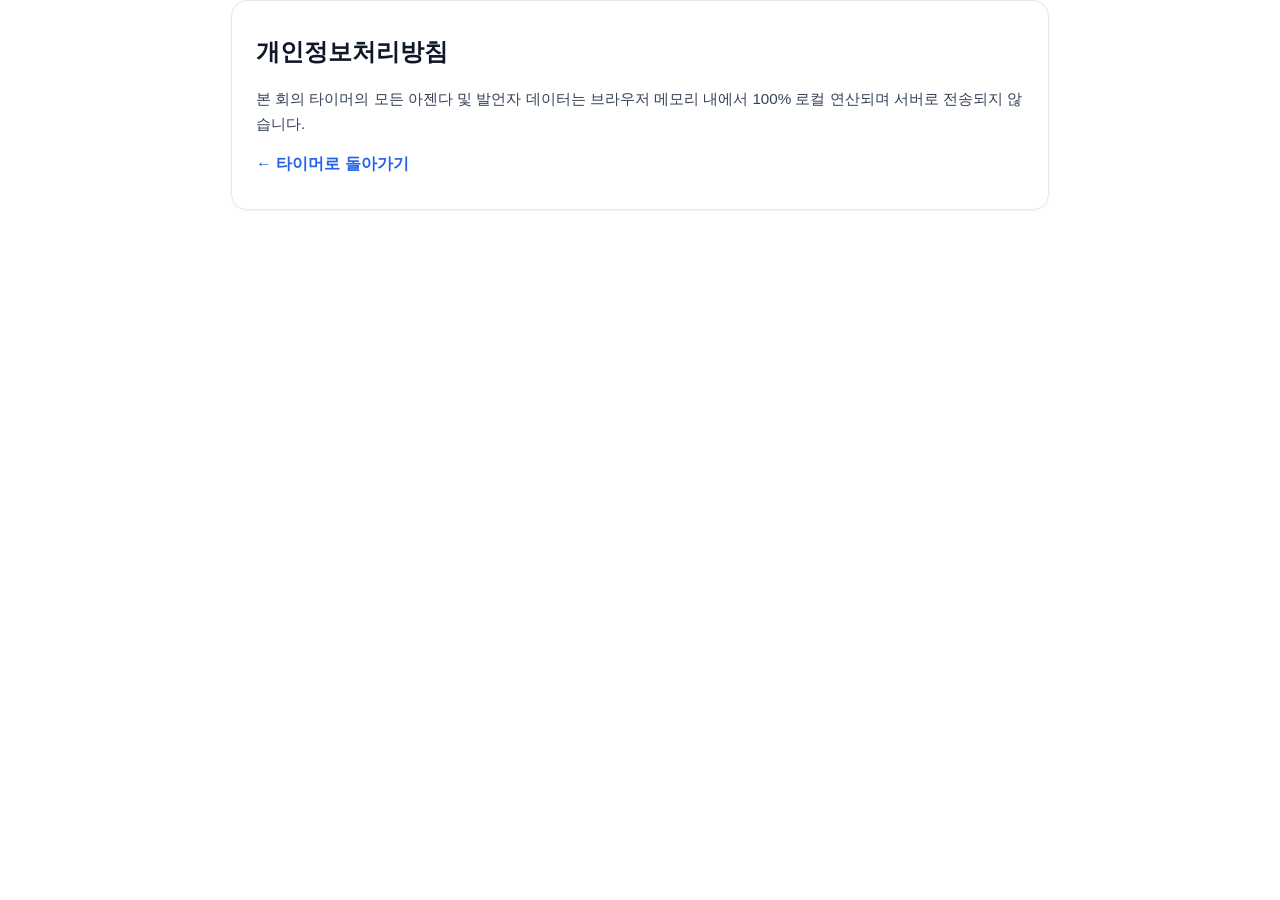
<file: privacy.html>
<!DOCTYPE html><html lang="ko"><head><meta charset="UTF-8"><title>개인정보처리방침 - 회의 타임박싱 타이머</title><link rel="canonical" href="https://meeting-timebox-timer.enjoy-onepage.com/privacy.html"><style>
  body { margin: 0; font-family: -apple-system, BlinkMacSystemFont, "Segoe UI", Roboto, sans-serif; background: #f8fafc; color: #1e293b; line-height: 1.6; padding: 24px 16px; }
  .wrap, .max-w-2xl, .max-w-3xl, .container, main { max-width: 768px; margin: 0 auto; background: #fff; padding: 32px 24px; border-radius: 16px; border: 1px solid #e2e8f0; box-shadow: 0 1px 3px rgba(0,0,0,0.05); }
  h1 { font-size: 1.5rem; font-weight: 800; margin-top: 0; color: #0f172a; }
  h2 { font-size: 1.15rem; font-weight: 700; margin-top: 24px; color: #1e293b; }
  p, li { font-size: 0.95rem; color: #334155; }
  a { color: #2563eb; text-decoration: none; font-weight: 600; }
  a:hover { text-decoration: underline; }
  .footer, footer { text-align: center; margin-top: 24px; font-size: 0.85rem; color: #64748b; }
</style>
</head><body class="bg-slate-900 text-slate-100 p-8 max-w-2xl mx-auto"><h1 class="text-2xl font-bold mb-4">개인정보처리방침</h1><p class="mb-4">본 회의 타이머의 모든 아젠다 및 발언자 데이터는 브라우저 메모리 내에서 100% 로컬 연산되며 서버로 전송되지 않습니다.</p><a href="/" class="text-blue-400 hover:underline">&larr; 타이머로 돌아가기</a></body></html>
</file>
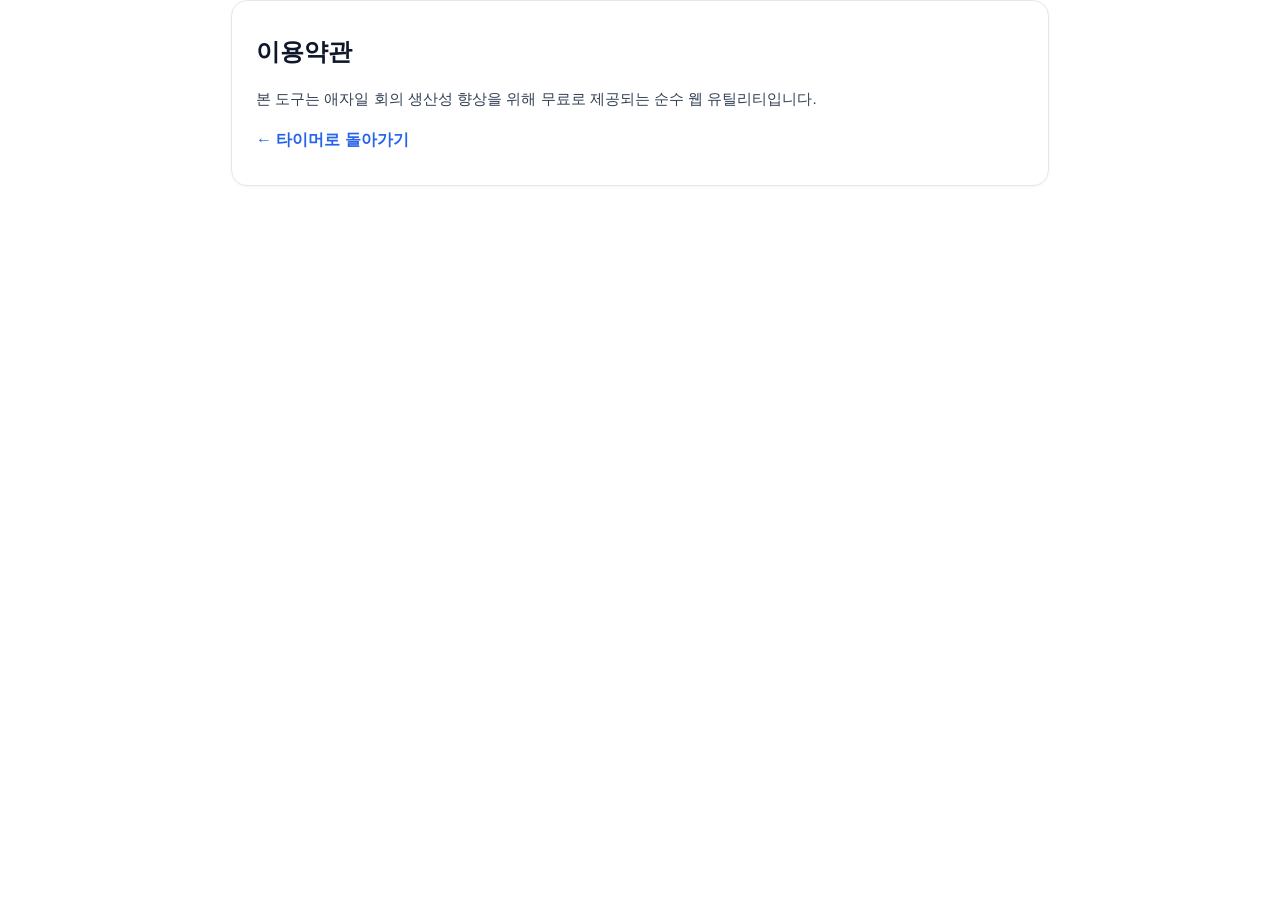
<file: terms.html>
<!DOCTYPE html><html lang="ko"><head><meta charset="UTF-8"><title>이용약관 - 회의 타임박싱 타이머</title><link rel="canonical" href="https://meeting-timebox-timer.enjoy-onepage.com/terms.html"><style>
  body { margin: 0; font-family: -apple-system, BlinkMacSystemFont, "Segoe UI", Roboto, sans-serif; background: #f8fafc; color: #1e293b; line-height: 1.6; padding: 24px 16px; }
  .wrap, .max-w-2xl, .max-w-3xl, .container, main { max-width: 768px; margin: 0 auto; background: #fff; padding: 32px 24px; border-radius: 16px; border: 1px solid #e2e8f0; box-shadow: 0 1px 3px rgba(0,0,0,0.05); }
  h1 { font-size: 1.5rem; font-weight: 800; margin-top: 0; color: #0f172a; }
  h2 { font-size: 1.15rem; font-weight: 700; margin-top: 24px; color: #1e293b; }
  p, li { font-size: 0.95rem; color: #334155; }
  a { color: #2563eb; text-decoration: none; font-weight: 600; }
  a:hover { text-decoration: underline; }
  .footer, footer { text-align: center; margin-top: 24px; font-size: 0.85rem; color: #64748b; }
</style>
</head><body class="bg-slate-900 text-slate-100 p-8 max-w-2xl mx-auto"><h1 class="text-2xl font-bold mb-4">이용약관</h1><p class="mb-4">본 도구는 애자일 회의 생산성 향상을 위해 무료로 제공되는 순수 웹 유틸리티입니다.</p><a href="/" class="text-blue-400 hover:underline">&larr; 타이머로 돌아가기</a></body></html>
</file>
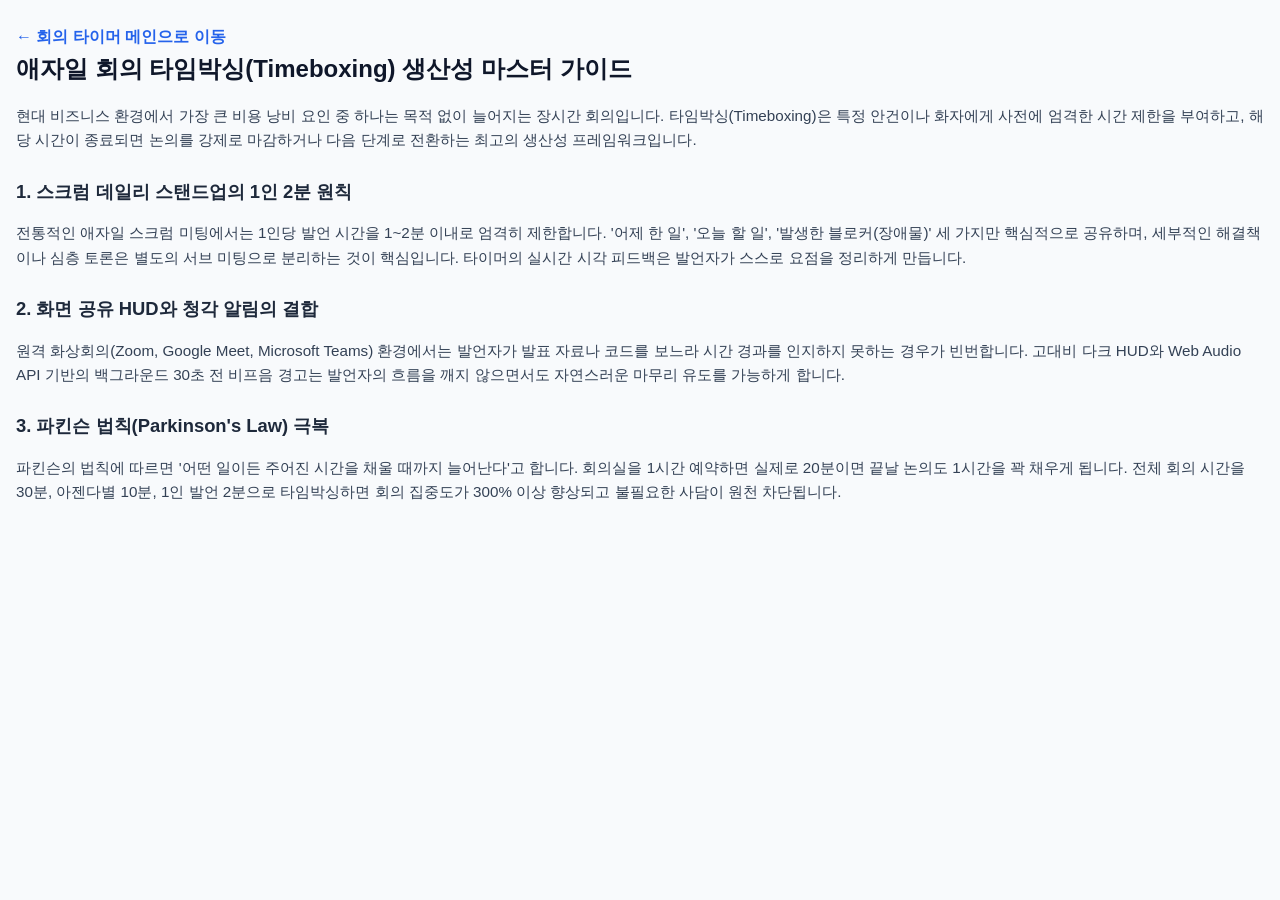
<file: guides/guide.html>
<!DOCTYPE html>
<html lang="ko">
<head>
    <meta charset="UTF-8">
    <meta name="viewport" content="width=device-width, initial-scale=1.0">
    <title>애자일 스크럼 회의 타임박싱 완벽 가이드북 - 생산성 극대화 전략</title>
    <link rel="canonical" href="https://meeting-timebox-timer.enjoy-onepage.com/guides/guide.html">
    <style>
  body { margin: 0; font-family: -apple-system, BlinkMacSystemFont, "Segoe UI", Roboto, sans-serif; background: #f8fafc; color: #1e293b; line-height: 1.6; padding: 24px 16px; }
  .wrap, .max-w-2xl, .max-w-3xl, .container, main { max-width: 768px; margin: 0 auto; background: #fff; padding: 32px 24px; border-radius: 16px; border: 1px solid #e2e8f0; box-shadow: 0 1px 3px rgba(0,0,0,0.05); }
  h1 { font-size: 1.5rem; font-weight: 800; margin-top: 0; color: #0f172a; }
  h2 { font-size: 1.15rem; font-weight: 700; margin-top: 24px; color: #1e293b; }
  p, li { font-size: 0.95rem; color: #334155; }
  a { color: #2563eb; text-decoration: none; font-weight: 600; }
  a:hover { text-decoration: underline; }
  .footer, footer { text-align: center; margin-top: 24px; font-size: 0.85rem; color: #64748b; }
</style>
</head>
<body class="bg-slate-950 text-slate-200 min-h-screen p-6 sm:p-12 max-w-4xl mx-auto leading-relaxed">
    <a href="/" class="text-blue-400 hover:underline text-sm mb-6 inline-block">&larr; 회의 타이머 메인으로 이동</a>
    <h1 class="text-3xl font-black text-white mb-6">애자일 회의 타임박싱(Timeboxing) 생산성 마스터 가이드</h1>
    
    <div class="space-y-6 text-sm text-slate-300">
        <p>현대 비즈니스 환경에서 가장 큰 비용 낭비 요인 중 하나는 목적 없이 늘어지는 장시간 회의입니다. 타임박싱(Timeboxing)은 특정 안건이나 화자에게 사전에 엄격한 시간 제한을 부여하고, 해당 시간이 종료되면 논의를 강제로 마감하거나 다음 단계로 전환하는 최고의 생산성 프레임워크입니다.</p>
        
        <h2 class="text-xl font-bold text-white mt-8 mb-3">1. 스크럼 데일리 스탠드업의 1인 2분 원칙</h2>
        <p>전통적인 애자일 스크럼 미팅에서는 1인당 발언 시간을 1~2분 이내로 엄격히 제한합니다. '어제 한 일', '오늘 할 일', '발생한 블로커(장애물)' 세 가지만 핵심적으로 공유하며, 세부적인 해결책이나 심층 토론은 별도의 서브 미팅으로 분리하는 것이 핵심입니다. 타이머의 실시간 시각 피드백은 발언자가 스스로 요점을 정리하게 만듭니다.</p>

        <h2 class="text-xl font-bold text-white mt-8 mb-3">2. 화면 공유 HUD와 청각 알림의 결합</h2>
        <p>원격 화상회의(Zoom, Google Meet, Microsoft Teams) 환경에서는 발언자가 발표 자료나 코드를 보느라 시간 경과를 인지하지 못하는 경우가 빈번합니다. 고대비 다크 HUD와 Web Audio API 기반의 백그라운드 30초 전 비프음 경고는 발언자의 흐름을 깨지 않으면서도 자연스러운 마무리 유도를 가능하게 합니다.</p>

        <h2 class="text-xl font-bold text-white mt-8 mb-3">3. 파킨슨 법칙(Parkinson's Law) 극복</h2>
        <p>파킨슨의 법칙에 따르면 '어떤 일이든 주어진 시간을 채울 때까지 늘어난다'고 합니다. 회의실을 1시간 예약하면 실제로 20분이면 끝날 논의도 1시간을 꽉 채우게 됩니다. 전체 회의 시간을 30분, 아젠다별 10분, 1인 발언 2분으로 타임박싱하면 회의 집중도가 300% 이상 향상되고 불필요한 사담이 원천 차단됩니다.</p>
    </div>
</body>
</html>
</file>
<file: style.css>
*,::backdrop,:after,:before{--tw-border-spacing-x:0;--tw-border-spacing-y:0;--tw-translate-x:0;--tw-translate-y:0;--tw-rotate:0;--tw-skew-x:0;--tw-skew-y:0;--tw-scale-x:1;--tw-scale-y:1;--tw-pan-x: ;--tw-pan-y: ;--tw-pinch-zoom: ;--tw-scroll-snap-strictness:proximity;--tw-gradient-from-position: ;--tw-gradient-via-position: ;--tw-gradient-to-position: ;--tw-ordinal: ;--tw-slashed-zero: ;--tw-numeric-figure: ;--tw-numeric-spacing: ;--tw-numeric-fraction: ;--tw-ring-inset: ;--tw-ring-offset-width:0px;--tw-ring-offset-color:#fff;--tw-ring-color:#3b82f680;--tw-ring-offset-shadow:0 0 #0000;--tw-ring-shadow:0 0 #0000;--tw-shadow:0 0 #0000;--tw-shadow-colored:0 0 #0000;--tw-blur: ;--tw-brightness: ;--tw-contrast: ;--tw-grayscale: ;--tw-hue-rotate: ;--tw-invert: ;--tw-saturate: ;--tw-sepia: ;--tw-drop-shadow: ;--tw-backdrop-blur: ;--tw-backdrop-brightness: ;--tw-backdrop-contrast: ;--tw-backdrop-grayscale: ;--tw-backdrop-hue-rotate: ;--tw-backdrop-invert: ;--tw-backdrop-opacity: ;--tw-backdrop-saturate: ;--tw-backdrop-sepia: ;--tw-contain-size: ;--tw-contain-layout: ;--tw-contain-paint: ;--tw-contain-style: }/*! tailwindcss v3.4.17 | MIT License | https://tailwindcss.com*/*,:after,:before{box-sizing:border-box;border:0 solid #e5e7eb}:after,:before{--tw-content:""}:host,html{line-height:1.5;-webkit-text-size-adjust:100%;tab-size:4;font-family:ui-sans-serif,system-ui,sans-serif,Apple Color Emoji,Segoe UI Emoji,Segoe UI Symbol,Noto Color Emoji;font-feature-settings:normal;font-variation-settings:normal;-webkit-tap-highlight-color:transparent}body{margin:0;line-height:inherit}hr{height:0;color:inherit;border-top-width:1px}abbr:where([title]){-webkit-text-decoration:underline dotted;text-decoration:underline dotted}h1,h2,h3,h4,h5,h6{font-size:inherit;font-weight:inherit}a{color:inherit;text-decoration:inherit}b,strong{font-weight:bolder}code,kbd,pre,samp{font-family:ui-monospace,SFMono-Regular,Menlo,Monaco,Consolas,Liberation Mono,Courier New,monospace;font-feature-settings:normal;font-variation-settings:normal;font-size:1em}small{font-size:80%}sub,sup{font-size:75%;line-height:0;position:relative;vertical-align:initial}sub{bottom:-.25em}sup{top:-.5em}table{text-indent:0;border-color:inherit;border-collapse:collapse}button,input,optgroup,select,textarea{font-family:inherit;font-feature-settings:inherit;font-variation-settings:inherit;font-size:100%;font-weight:inherit;line-height:inherit;letter-spacing:inherit;color:inherit;margin:0;padding:0}button,select{text-transform:none}button,input:where([type=button]),input:where([type=reset]),input:where([type=submit]){-webkit-appearance:button;background-color:initial;background-image:none}:-moz-focusring{outline:auto}:-moz-ui-invalid{box-shadow:none}progress{vertical-align:initial}::-webkit-inner-spin-button,::-webkit-outer-spin-button{height:auto}[type=search]{-webkit-appearance:textfield;outline-offset:-2px}::-webkit-search-decoration{-webkit-appearance:none}::-webkit-file-upload-button{-webkit-appearance:button;font:inherit}summary{display:list-item}blockquote,dd,dl,figure,h1,h2,h3,h4,h5,h6,hr,p,pre{margin:0}fieldset{margin:0}fieldset,legend{padding:0}menu,ol,ul{list-style:none;margin:0;padding:0}dialog{padding:0}textarea{resize:vertical}input::placeholder,textarea::placeholder{opacity:1;color:#9ca3af}[role=button],button{cursor:pointer}:disabled{cursor:default}audio,canvas,embed,iframe,img,object,svg,video{display:block;vertical-align:middle}img,video{max-width:100%;height:auto}[hidden]:where(:not([hidden=until-found])){display:none}.pointer-events-none{pointer-events:none}.fixed{position:fixed}.sticky{position:sticky}.bottom-6{bottom:1.5rem}.left-1\/2{left:50%}.top-0{top:0}.z-50{z-index:50}.mx-auto{margin-left:auto;margin-right:auto}.my-3{margin-top:.75rem;margin-bottom:.75rem}.mb-1{margin-bottom:.25rem}.mb-2{margin-bottom:.5rem}.mb-3{margin-bottom:.75rem}.mb-4{margin-bottom:1rem}.mb-6{margin-bottom:1.5rem}.mb-8{margin-bottom:2rem}.mt-1{margin-top:.25rem}.mt-12{margin-top:3rem}.mt-16{margin-top:4rem}.mt-3{margin-top:.75rem}.mt-6{margin-top:1.5rem}.mt-8{margin-top:2rem}.block{display:block}.inline-block{display:inline-block}.flex{display:flex}.inline-flex{display:inline-flex}.grid{display:grid}.hidden{display:none}.h-1\.5{height:.375rem}.h-11{height:2.75rem}.h-12{height:3rem}.h-2\.5{height:.625rem}.h-8{height:2rem}.h-full{height:100%}.min-h-screen{min-height:100vh}.w-0{width:0}.w-1\.5{width:.375rem}.w-2\.5{width:.625rem}.w-8{width:2rem}.w-full{width:100%}.max-w-2xl{max-width:42rem}.max-w-4xl{max-width:56rem}.max-w-7xl{max-width:80rem}.max-w-xl{max-width:36rem}.max-w-xs{max-width:20rem}.flex-1{flex:1 1 0%}.shrink-0{flex-shrink:0}.flex-grow{flex-grow:1}.-translate-x-1\/2{--tw-translate-x:-50%;transform:translate(var(--tw-translate-x),var(--tw-translate-y)) rotate(var(--tw-rotate)) skewX(var(--tw-skew-x)) skewY(var(--tw-skew-y)) scaleX(var(--tw-scale-x)) scaleY(var(--tw-scale-y))}@keyframes ping{75%,to{transform:scale(2);opacity:0}}.animate-ping{animation:ping 1s cubic-bezier(0,0,.2,1) infinite}@keyframes pulse{50%{opacity:.5}}.animate-pulse{animation:pulse 2s cubic-bezier(.4,0,.6,1) infinite}.cursor-pointer{cursor:pointer}.list-inside{list-style-position:inside}.list-disc{list-style-type:disc}.grid-cols-1{grid-template-columns:repeat(1,minmax(0,1fr))}.grid-cols-2{grid-template-columns:repeat(2,minmax(0,1fr))}.flex-col{flex-direction:column}.flex-wrap{flex-wrap:wrap}.items-start{align-items:flex-start}.items-center{align-items:center}.justify-end{justify-content:flex-end}.justify-center{justify-content:center}.justify-between{justify-content:space-between}.gap-1{gap:.25rem}.gap-1\.5{gap:.375rem}.gap-2{gap:.5rem}.gap-3{gap:.75rem}.gap-3\.5{gap:.875rem}.gap-4{gap:1rem}.gap-6{gap:1.5rem}.space-y-1>:not([hidden])~:not([hidden]){--tw-space-y-reverse:0;margin-top:calc(.25rem*(1 - var(--tw-space-y-reverse)));margin-bottom:calc(.25rem*var(--tw-space-y-reverse))}.space-y-2>:not([hidden])~:not([hidden]){--tw-space-y-reverse:0;margin-top:calc(.5rem*(1 - var(--tw-space-y-reverse)));margin-bottom:calc(.5rem*var(--tw-space-y-reverse))}.space-y-2\.5>:not([hidden])~:not([hidden]){--tw-space-y-reverse:0;margin-top:calc(.625rem*(1 - var(--tw-space-y-reverse)));margin-bottom:calc(.625rem*var(--tw-space-y-reverse))}.space-y-3>:not([hidden])~:not([hidden]){--tw-space-y-reverse:0;margin-top:calc(.75rem*(1 - var(--tw-space-y-reverse)));margin-bottom:calc(.75rem*var(--tw-space-y-reverse))}.space-y-4>:not([hidden])~:not([hidden]){--tw-space-y-reverse:0;margin-top:calc(1rem*(1 - var(--tw-space-y-reverse)));margin-bottom:calc(1rem*var(--tw-space-y-reverse))}.space-y-6>:not([hidden])~:not([hidden]){--tw-space-y-reverse:0;margin-top:calc(1.5rem*(1 - var(--tw-space-y-reverse)));margin-bottom:calc(1.5rem*var(--tw-space-y-reverse))}.overflow-hidden,.truncate{overflow:hidden}.truncate{text-overflow:ellipsis}.truncate,.whitespace-nowrap{white-space:nowrap}.rounded{border-radius:.25rem}.rounded-2xl{border-radius:1rem}.rounded-full{border-radius:9999px}.rounded-lg{border-radius:.5rem}.rounded-xl{border-radius:.75rem}.border{border-width:1px}.border-2{border-width:2px}.border-b{border-bottom-width:1px}.border-t{border-top-width:1px}.border-amber-500{--tw-border-opacity:1;border-color:rgb(245 158 11/var(--tw-border-opacity,1))}.border-amber-500\/30{border-color:#f59e0b4d}.border-blue-500\/20{border-color:#3b82f633}.border-blue-500\/30{border-color:#3b82f64d}.border-indigo-100{--tw-border-opacity:1;border-color:rgb(224 231 255/var(--tw-border-opacity,1))}.border-indigo-400\/30{border-color:#818cf84d}.border-indigo-700\/40{border-color:#4338ca66}.border-red-500{--tw-border-opacity:1;border-color:rgb(239 68 68/var(--tw-border-opacity,1))}.border-red-500\/30{border-color:#ef44444d}.border-slate-200{--tw-border-opacity:1;border-color:rgb(226 232 240/var(--tw-border-opacity,1))}.border-slate-300{--tw-border-opacity:1;border-color:rgb(203 213 225/var(--tw-border-opacity,1))}.border-slate-700{--tw-border-opacity:1;border-color:rgb(51 65 85/var(--tw-border-opacity,1))}.border-slate-800{--tw-border-opacity:1;border-color:rgb(30 41 59/var(--tw-border-opacity,1))}.border-slate-800\/80{border-color:#1e293bcc}.bg-amber-400{--tw-bg-opacity:1;background-color:rgb(251 191 36/var(--tw-bg-opacity,1))}.bg-amber-500\/20{background-color:#f59e0b33}.bg-amber-600{--tw-bg-opacity:1;background-color:rgb(217 119 6/var(--tw-bg-opacity,1))}.bg-amber-600\/20{background-color:#d9770633}.bg-blue-400{--tw-bg-opacity:1;background-color:rgb(96 165 250/var(--tw-bg-opacity,1))}.bg-blue-500{--tw-bg-opacity:1;background-color:rgb(59 130 246/var(--tw-bg-opacity,1))}.bg-blue-500\/10{background-color:#3b82f61a}.bg-blue-600{--tw-bg-opacity:1;background-color:rgb(37 99 235/var(--tw-bg-opacity,1))}.bg-indigo-500\/30{background-color:#6366f14d}.bg-indigo-600{--tw-bg-opacity:1;background-color:rgb(79 70 229/var(--tw-bg-opacity,1))}.bg-red-500{--tw-bg-opacity:1;background-color:rgb(239 68 68/var(--tw-bg-opacity,1))}.bg-red-500\/20{background-color:#ef444433}.bg-slate-100{--tw-bg-opacity:1;background-color:rgb(241 245 249/var(--tw-bg-opacity,1))}.bg-slate-400{--tw-bg-opacity:1;background-color:rgb(148 163 184/var(--tw-bg-opacity,1))}.bg-slate-600{--tw-bg-opacity:1;background-color:rgb(71 85 105/var(--tw-bg-opacity,1))}.bg-slate-800{--tw-bg-opacity:1;background-color:rgb(30 41 59/var(--tw-bg-opacity,1))}.bg-slate-900{--tw-bg-opacity:1;background-color:rgb(15 23 42/var(--tw-bg-opacity,1))}.bg-slate-900\/60{background-color:#0f172a99}.bg-slate-900\/80{background-color:#0f172acc}.bg-slate-900\/90{background-color:#0f172ae6}.bg-slate-950{--tw-bg-opacity:1;background-color:rgb(2 6 23/var(--tw-bg-opacity,1))}.bg-white{--tw-bg-opacity:1;background-color:rgb(255 255 255/var(--tw-bg-opacity,1))}.bg-gradient-to-br{background-image:linear-gradient(to bottom right,var(--tw-gradient-stops))}.bg-gradient-to-r{background-image:linear-gradient(to right,var(--tw-gradient-stops))}.from-indigo-50{--tw-gradient-from:#eef2ff var(--tw-gradient-from-position);--tw-gradient-to:#eef2ff00 var(--tw-gradient-to-position);--tw-gradient-stops:var(--tw-gradient-from),var(--tw-gradient-to)}.from-indigo-900{--tw-gradient-from:#312e81 var(--tw-gradient-from-position);--tw-gradient-to:#312e8100 var(--tw-gradient-to-position);--tw-gradient-stops:var(--tw-gradient-from),var(--tw-gradient-to)}.to-blue-50{--tw-gradient-to:#eff6ff var(--tw-gradient-to-position)}.to-slate-900{--tw-gradient-to:#0f172a var(--tw-gradient-to-position)}.p-4{padding:1rem}.p-5{padding:1.25rem}.p-6{padding:1.5rem}.p-8{padding:2rem}.px-1\.5{padding-left:.375rem;padding-right:.375rem}.px-3{padding-left:.75rem;padding-right:.75rem}.px-4{padding-left:1rem;padding-right:1rem}.px-5{padding-left:1.25rem;padding-right:1.25rem}.px-6{padding-left:1.5rem;padding-right:1.5rem}.py-0\.5{padding-top:.125rem;padding-bottom:.125rem}.py-1{padding-top:.25rem;padding-bottom:.25rem}.py-1\.5{padding-top:.375rem;padding-bottom:.375rem}.py-2{padding-top:.5rem;padding-bottom:.5rem}.py-2\.5{padding-top:.625rem;padding-bottom:.625rem}.py-3{padding-top:.75rem;padding-bottom:.75rem}.py-3\.5{padding-top:.875rem;padding-bottom:.875rem}.py-6{padding-top:1.5rem;padding-bottom:1.5rem}.pb-2{padding-bottom:.5rem}.pb-4{padding-bottom:1rem}.pt-3{padding-top:.75rem}.pt-4{padding-top:1rem}.text-center{text-align:center}.text-right{text-align:right}.font-mono{font-family:ui-monospace,SFMono-Regular,Menlo,Monaco,Consolas,Liberation Mono,Courier New,monospace}.font-sans{font-family:ui-sans-serif,system-ui,sans-serif,Apple Color Emoji,Segoe UI Emoji,Segoe UI Symbol,Noto Color Emoji}.text-2xl{font-size:1.5rem;line-height:2rem}.text-3xl{font-size:1.875rem;line-height:2.25rem}.text-6xl{font-size:3.75rem;line-height:1}.text-\[10px\]{font-size:10px}.text-base{font-size:1rem;line-height:1.5rem}.text-lg{font-size:1.125rem;line-height:1.75rem}.text-sm{font-size:.875rem;line-height:1.25rem}.text-xl{font-size:1.25rem;line-height:1.75rem}.text-xs{font-size:.75rem;line-height:1rem}.font-black{font-weight:900}.font-bold{font-weight:700}.font-extrabold{font-weight:800}.font-medium{font-weight:500}.font-semibold{font-weight:600}.uppercase{text-transform:uppercase}.leading-relaxed{line-height:1.625}.leading-snug{line-height:1.375}.tracking-tight{letter-spacing:-.025em}.tracking-tighter{letter-spacing:-.05em}.tracking-wider{letter-spacing:.05em}.text-amber-400{--tw-text-opacity:1;color:rgb(251 191 36/var(--tw-text-opacity,1))}.text-blue-400{--tw-text-opacity:1;color:rgb(96 165 250/var(--tw-text-opacity,1))}.text-emerald-400{--tw-text-opacity:1;color:rgb(52 211 153/var(--tw-text-opacity,1))}.text-indigo-300{--tw-text-opacity:1;color:rgb(165 180 252/var(--tw-text-opacity,1))}.text-indigo-600{--tw-text-opacity:1;color:rgb(79 70 229/var(--tw-text-opacity,1))}.text-red-400{--tw-text-opacity:1;color:rgb(248 113 113/var(--tw-text-opacity,1))}.text-red-500{--tw-text-opacity:1;color:rgb(239 68 68/var(--tw-text-opacity,1))}.text-slate-100{--tw-text-opacity:1;color:rgb(241 245 249/var(--tw-text-opacity,1))}.text-slate-200{--tw-text-opacity:1;color:rgb(226 232 240/var(--tw-text-opacity,1))}.text-slate-300{--tw-text-opacity:1;color:rgb(203 213 225/var(--tw-text-opacity,1))}.text-slate-400{--tw-text-opacity:1;color:rgb(148 163 184/var(--tw-text-opacity,1))}.text-slate-500{--tw-text-opacity:1;color:rgb(100 116 139/var(--tw-text-opacity,1))}.text-slate-600{--tw-text-opacity:1;color:rgb(71 85 105/var(--tw-text-opacity,1))}.text-slate-800{--tw-text-opacity:1;color:rgb(30 41 59/var(--tw-text-opacity,1))}.text-slate-900{--tw-text-opacity:1;color:rgb(15 23 42/var(--tw-text-opacity,1))}.text-white{--tw-text-opacity:1;color:rgb(255 255 255/var(--tw-text-opacity,1))}.opacity-0{opacity:0}.shadow{--tw-shadow:0 1px 3px 0 #0000001a,0 1px 2px -1px #0000001a;--tw-shadow-colored:0 1px 3px 0 var(--tw-shadow-color),0 1px 2px -1px var(--tw-shadow-color)}.shadow,.shadow-2xl{box-shadow:var(--tw-ring-offset-shadow,0 0 #0000),var(--tw-ring-shadow,0 0 #0000),var(--tw-shadow)}.shadow-2xl{--tw-shadow:0 25px 50px -12px #00000040;--tw-shadow-colored:0 25px 50px -12px var(--tw-shadow-color)}.shadow-lg{--tw-shadow:0 10px 15px -3px #0000001a,0 4px 6px -4px #0000001a;--tw-shadow-colored:0 10px 15px -3px var(--tw-shadow-color),0 4px 6px -4px var(--tw-shadow-color)}.shadow-lg,.shadow-md{box-shadow:var(--tw-ring-offset-shadow,0 0 #0000),var(--tw-ring-shadow,0 0 #0000),var(--tw-shadow)}.shadow-md{--tw-shadow:0 4px 6px -1px #0000001a,0 2px 4px -2px #0000001a;--tw-shadow-colored:0 4px 6px -1px var(--tw-shadow-color),0 2px 4px -2px var(--tw-shadow-color)}.shadow-sm{--tw-shadow:0 1px 2px 0 #0000000d;--tw-shadow-colored:0 1px 2px 0 var(--tw-shadow-color)}.shadow-sm,.shadow-xl{box-shadow:var(--tw-ring-offset-shadow,0 0 #0000),var(--tw-ring-shadow,0 0 #0000),var(--tw-shadow)}.shadow-xl{--tw-shadow:0 20px 25px -5px #0000001a,0 8px 10px -6px #0000001a;--tw-shadow-colored:0 20px 25px -5px var(--tw-shadow-color),0 8px 10px -6px var(--tw-shadow-color)}.shadow-amber-500\/20{--tw-shadow-color:#f59e0b33;--tw-shadow:var(--tw-shadow-colored)}.shadow-blue-500\/20{--tw-shadow-color:#3b82f633;--tw-shadow:var(--tw-shadow-colored)}.outline-none{outline:2px solid #0000;outline-offset:2px}.backdrop-blur{--tw-backdrop-blur:blur(8px);-webkit-backdrop-filter:var(--tw-backdrop-blur) var(--tw-backdrop-brightness) var(--tw-backdrop-contrast) var(--tw-backdrop-grayscale) var(--tw-backdrop-hue-rotate) var(--tw-backdrop-invert) var(--tw-backdrop-opacity) var(--tw-backdrop-saturate) var(--tw-backdrop-sepia);backdrop-filter:var(--tw-backdrop-blur) var(--tw-backdrop-brightness) var(--tw-backdrop-contrast) var(--tw-backdrop-grayscale) var(--tw-backdrop-hue-rotate) var(--tw-backdrop-invert) var(--tw-backdrop-opacity) var(--tw-backdrop-saturate) var(--tw-backdrop-sepia)}.transition{transition-property:color,background-color,border-color,text-decoration-color,fill,stroke,opacity,box-shadow,transform,filter,-webkit-backdrop-filter;transition-property:color,background-color,border-color,text-decoration-color,fill,stroke,opacity,box-shadow,transform,filter,backdrop-filter;transition-property:color,background-color,border-color,text-decoration-color,fill,stroke,opacity,box-shadow,transform,filter,backdrop-filter,-webkit-backdrop-filter;transition-timing-function:cubic-bezier(.4,0,.2,1);transition-duration:.15s}.transition-all{transition-property:all;transition-timing-function:cubic-bezier(.4,0,.2,1);transition-duration:.15s}.transition-opacity{transition-property:opacity;transition-timing-function:cubic-bezier(.4,0,.2,1);transition-duration:.15s}.duration-300{transition-duration:.3s}.duration-500{transition-duration:.5s}.hover\:border-slate-700:hover{--tw-border-opacity:1;border-color:rgb(51 65 85/var(--tw-border-opacity,1))}.hover\:bg-amber-500:hover{--tw-bg-opacity:1;background-color:rgb(245 158 11/var(--tw-bg-opacity,1))}.hover\:bg-amber-600\/30:hover{background-color:#d977064d}.hover\:bg-blue-500:hover{--tw-bg-opacity:1;background-color:rgb(59 130 246/var(--tw-bg-opacity,1))}.hover\:bg-blue-500\/10:hover{background-color:#3b82f61a}.hover\:bg-indigo-700:hover{--tw-bg-opacity:1;background-color:rgb(67 56 202/var(--tw-bg-opacity,1))}.hover\:bg-slate-700:hover{--tw-bg-opacity:1;background-color:rgb(51 65 85/var(--tw-bg-opacity,1))}.hover\:text-blue-300:hover{--tw-text-opacity:1;color:rgb(147 197 253/var(--tw-text-opacity,1))}.hover\:text-slate-400:hover{--tw-text-opacity:1;color:rgb(148 163 184/var(--tw-text-opacity,1))}.hover\:text-white:hover{--tw-text-opacity:1;color:rgb(255 255 255/var(--tw-text-opacity,1))}.hover\:underline:hover{text-decoration-line:underline}.hover\:shadow-md:hover{--tw-shadow:0 4px 6px -1px #0000001a,0 2px 4px -2px #0000001a;--tw-shadow-colored:0 4px 6px -1px var(--tw-shadow-color),0 2px 4px -2px var(--tw-shadow-color);box-shadow:var(--tw-ring-offset-shadow,0 0 #0000),var(--tw-ring-shadow,0 0 #0000),var(--tw-shadow)}.focus\:ring-2:focus{--tw-ring-offset-shadow:var(--tw-ring-inset) 0 0 0 var(--tw-ring-offset-width) var(--tw-ring-offset-color);--tw-ring-shadow:var(--tw-ring-inset) 0 0 0 calc(2px + var(--tw-ring-offset-width)) var(--tw-ring-color);box-shadow:var(--tw-ring-offset-shadow),var(--tw-ring-shadow),var(--tw-shadow,0 0 #0000)}.focus\:ring-blue-500:focus{--tw-ring-opacity:1;--tw-ring-color:rgb(59 130 246/var(--tw-ring-opacity,1))}@media (min-width:640px){.sm\:grid-cols-2{grid-template-columns:repeat(2,minmax(0,1fr))}.sm\:flex-row{flex-direction:row}.sm\:p-12{padding:3rem}.sm\:p-6{padding:1.5rem}.sm\:p-8{padding:2rem}.sm\:text-left{text-align:left}.sm\:text-2xl{font-size:1.5rem;line-height:2rem}.sm\:text-4xl{font-size:2.25rem;line-height:2.5rem}.sm\:text-7xl{font-size:4.5rem;line-height:1}.sm\:text-lg{font-size:1.125rem;line-height:1.75rem}.sm\:text-sm{font-size:.875rem;line-height:1.25rem}.sm\:text-xl{font-size:1.25rem;line-height:1.75rem}}@media (min-width:768px){.md\:grid-cols-3{grid-template-columns:repeat(3,minmax(0,1fr))}}@media (min-width:1024px){.lg\:sticky{position:sticky}.lg\:top-20{top:5rem}.lg\:col-span-6{grid-column:span 6/span 6}.lg\:grid-cols-12{grid-template-columns:repeat(12,minmax(0,1fr))}}@media (prefers-color-scheme:dark){.dark\:border-indigo-800\/50{border-color:#3730a380}.dark\:border-slate-800{--tw-border-opacity:1;border-color:rgb(30 41 59/var(--tw-border-opacity,1))}.dark\:bg-slate-900{--tw-bg-opacity:1;background-color:rgb(15 23 42/var(--tw-bg-opacity,1))}.dark\:from-indigo-950\/40{--tw-gradient-from:#1e1b4b66 var(--tw-gradient-from-position);--tw-gradient-to:#1e1b4b00 var(--tw-gradient-to-position);--tw-gradient-stops:var(--tw-gradient-from),var(--tw-gradient-to)}.dark\:to-blue-950\/40{--tw-gradient-to:#17255466 var(--tw-gradient-to-position)}.dark\:text-indigo-400{--tw-text-opacity:1;color:rgb(129 140 248/var(--tw-text-opacity,1))}.dark\:text-slate-300{--tw-text-opacity:1;color:rgb(203 213 225/var(--tw-text-opacity,1))}.dark\:text-slate-400{--tw-text-opacity:1;color:rgb(148 163 184/var(--tw-text-opacity,1))}.dark\:text-white{--tw-text-opacity:1;color:rgb(255 255 255/var(--tw-text-opacity,1))}}
</file>
